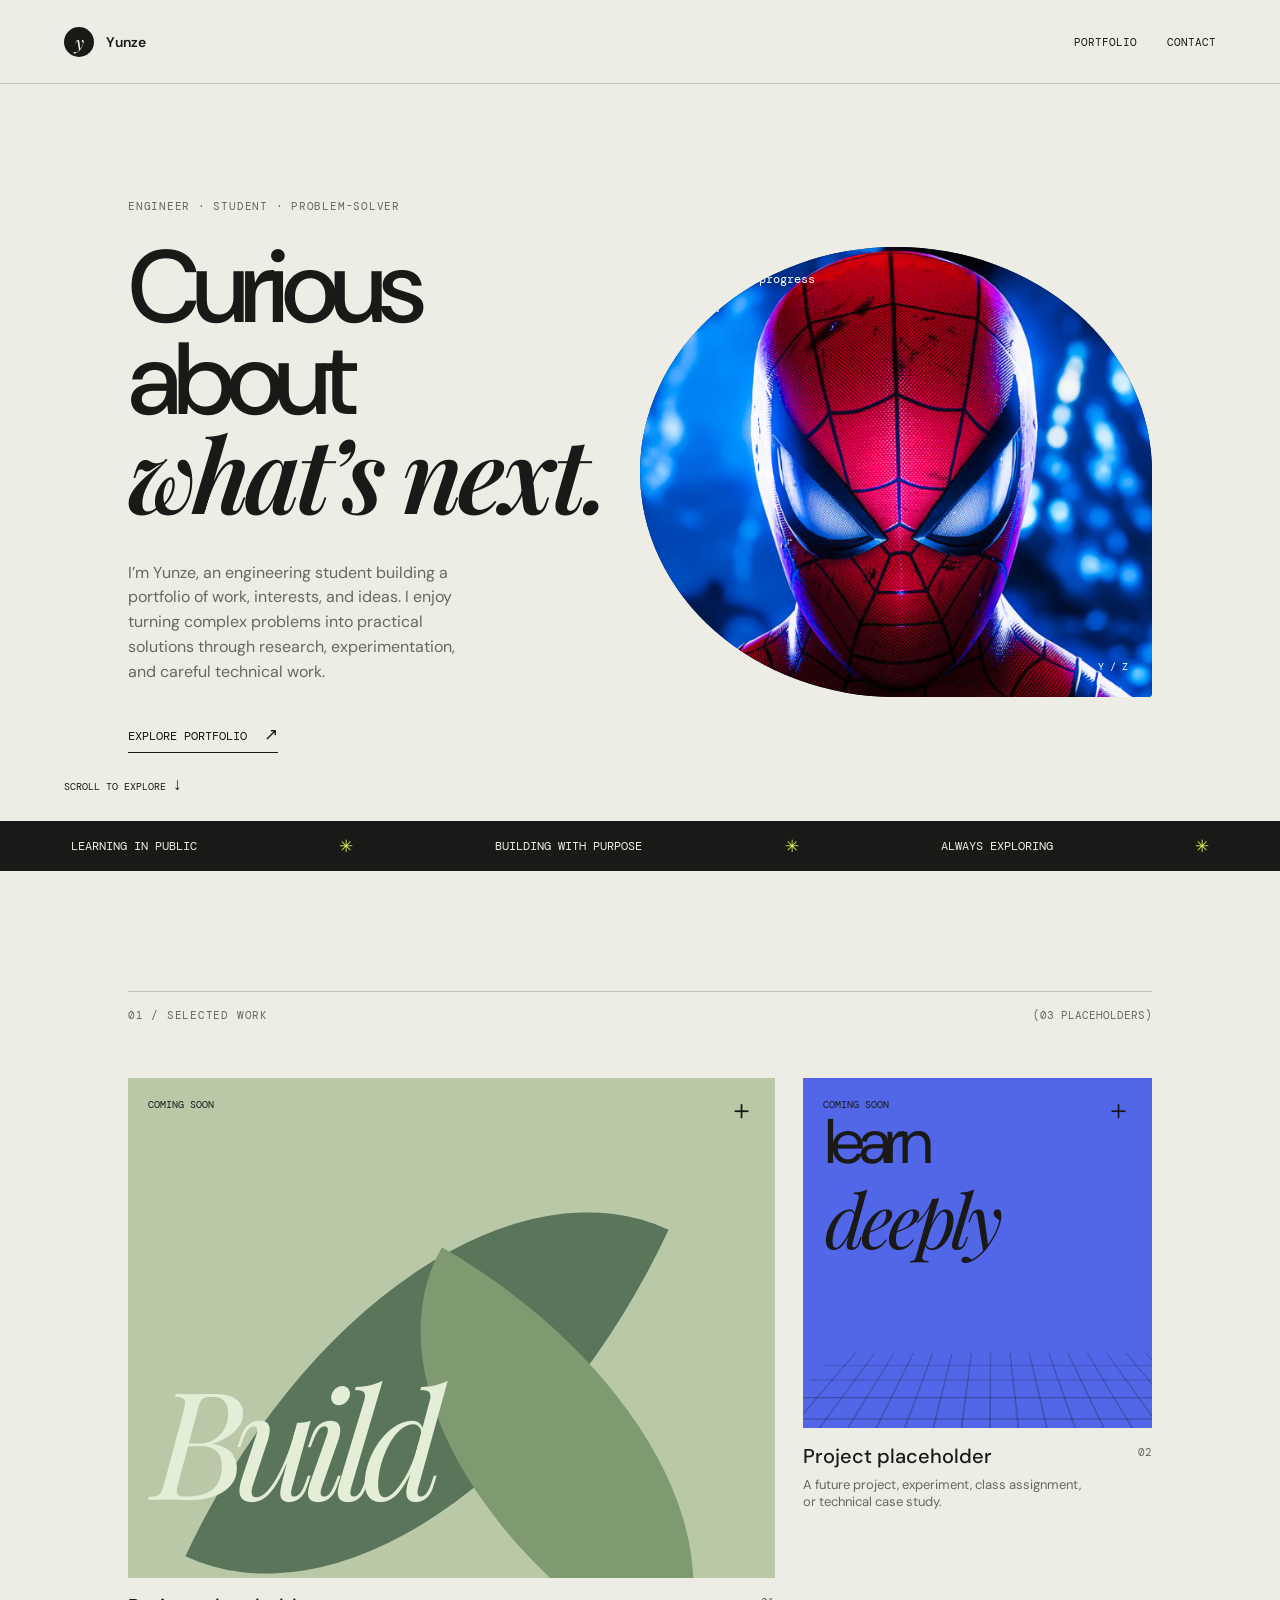
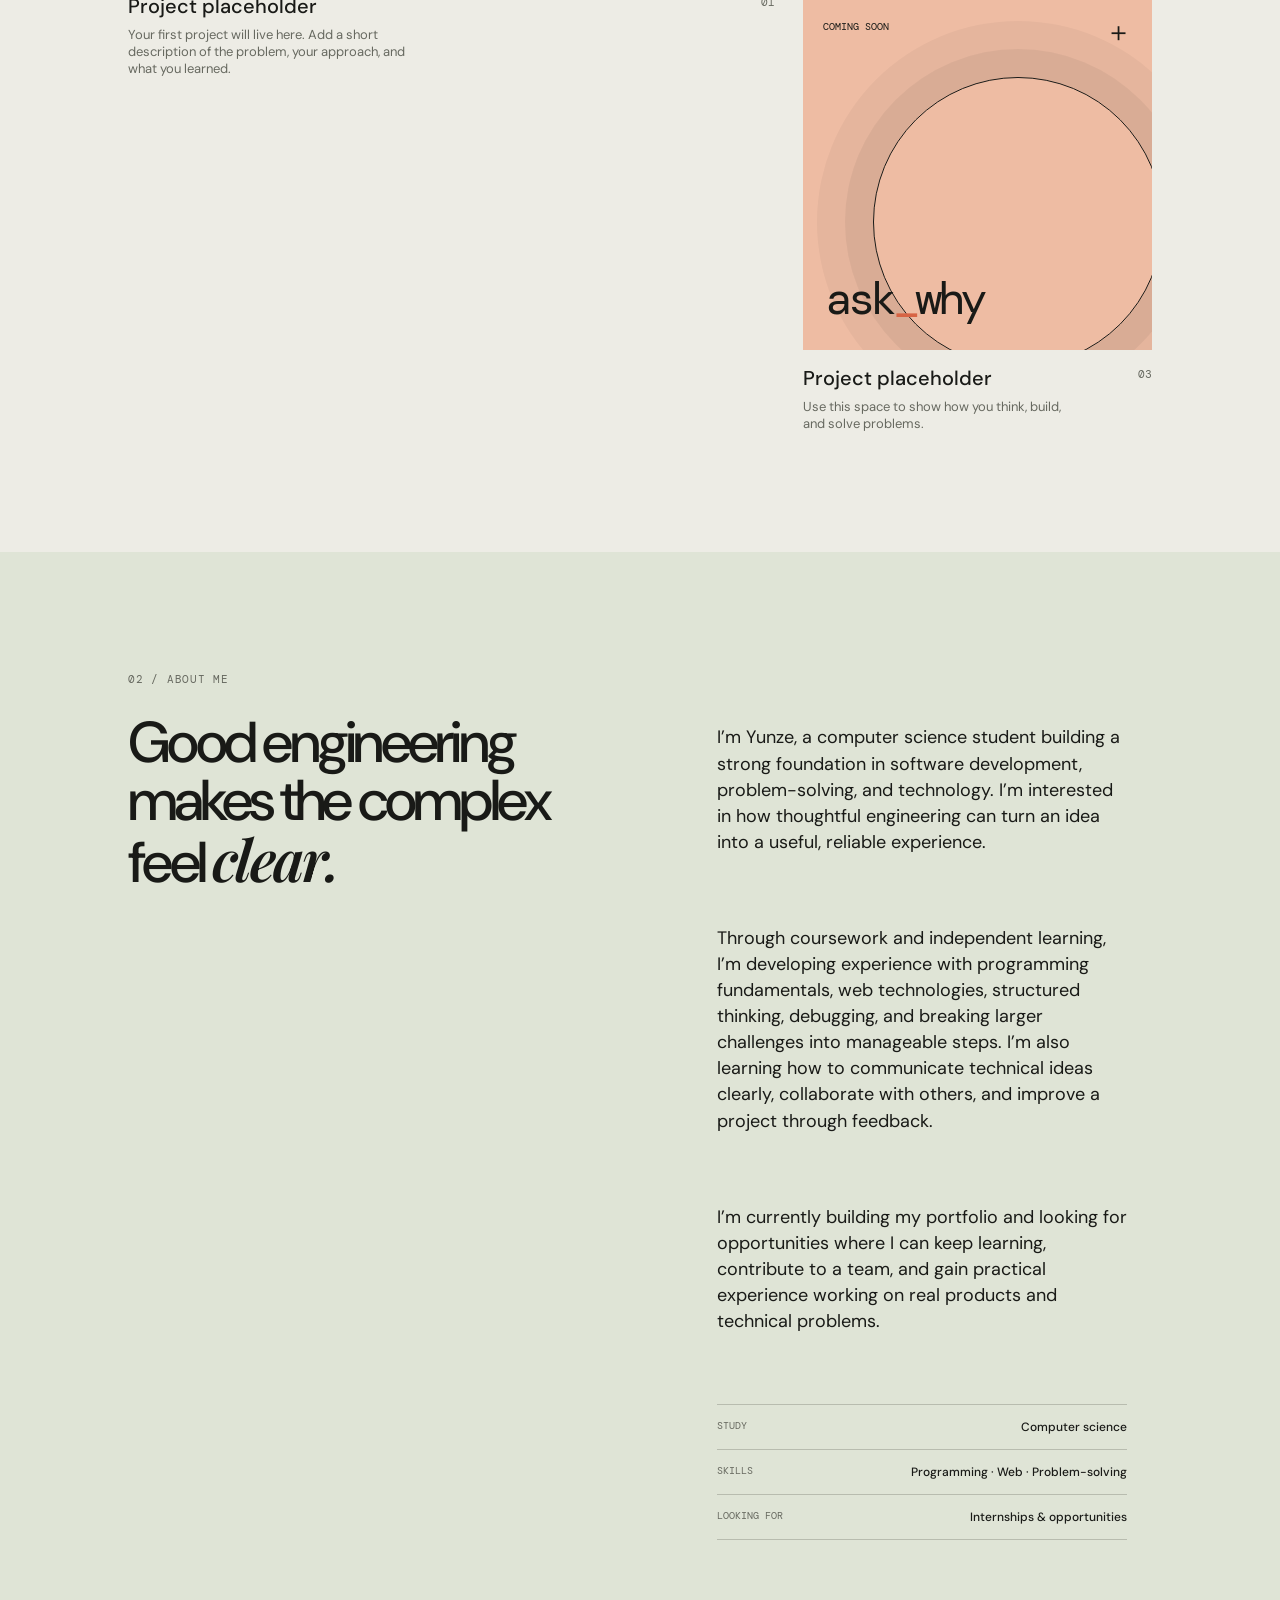
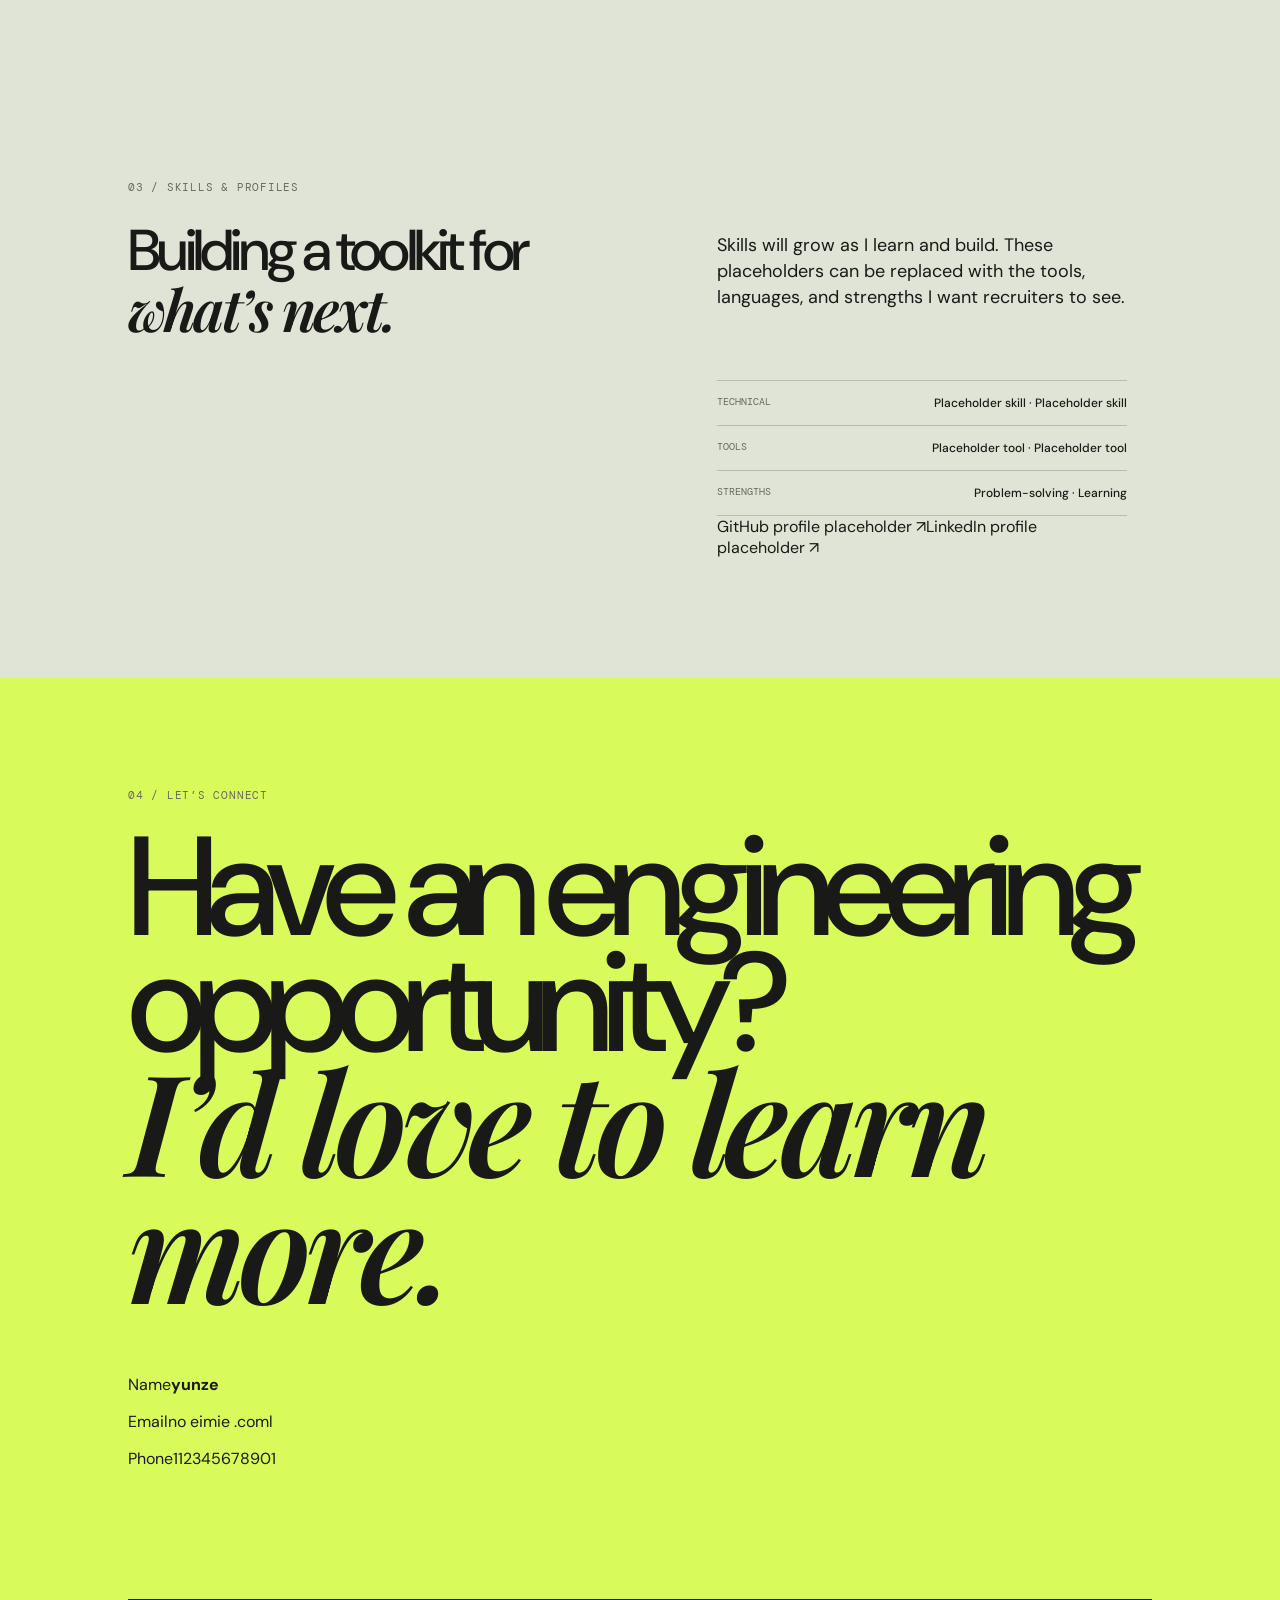
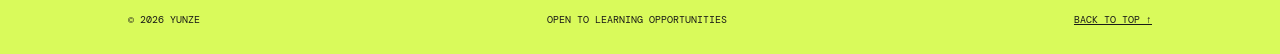
<file: index.html>
<!doctype html>
<html lang="en">
<head>
  <meta charset="UTF-8">
  <meta name="viewport" content="width=device-width, initial-scale=1">
  <meta name="description" content="Yunze is an engineering student building a portfolio of work, interests, and ideas.">
  <title>Yunze — Engineering Student</title>
  <link rel="preconnect" href="https://fonts.googleapis.com">
  <link rel="preconnect" href="https://fonts.gstatic.com" crossorigin>
  <link href="https://fonts.googleapis.com/css2?family=DM+Mono&family=DM+Sans:wght@400;500;600&family=Playfair+Display:ital,wght@0,500;1,500;1,600&display=swap" rel="stylesheet">
  <link rel="stylesheet" href="stylesheet.css">
  <link rel="stylesheet" href="profile.css">
</head>
<body>
  <header class="site-header">
    <a class="brand" href="#top" aria-label="Yunze home"><span class="brand-mark">y</span><span>Yunze</span></a>
    <nav class="nav" aria-label="Main navigation"><a href="#portfolio">Portfolio</a><a href="#contact">Contact</a></nav>
  </header>

  <main id="top">
    <section class="page-grid hero">
      <div class="hero-copy">
        <p class="eyebrow reveal">Engineer · Student · Problem-solver</p>
        <h1 class="reveal">Curious about<br><em>what’s next.</em></h1>
        <p class="intro reveal">I’m Yunze, an engineering student building a portfolio of work, interests, and ideas. I enjoy turning complex problems into practical solutions through research, experimentation, and careful technical work.</p>
        <a class="text-link reveal" href="#portfolio">Explore portfolio <span>↗</span></a>
      </div>
      <div class="hero-art profile-art reveal"><img src="profile-photo.png" alt="Yunze's profile image"><div class="profile-overlay"><span>Portfolio in progress</span><strong>Y—01</strong></div><span class="art-index">Y / Z</span></div>
      <div class="scroll-note">Scroll to explore <span>↓</span></div>
    </section>

    <div class="ticker" aria-hidden="true"><div class="ticker-track"><span>Learning in public</span><i>✳</i><span>Building with purpose</span><i>✳</i><span>Always exploring</span><i>✳</i></div></div>

    <section id="portfolio" class="portfolio">
    <section id="work" class="section-shell">
      <div class="section-heading"><p class="eyebrow">01 / Selected work</p><span class="section-count">(03 placeholders)</span></div>
      <div class="projects">
        <article class="project project-large"><div class="project-visual visual-sage"><span class="project-tag">Coming soon</span><span class="project-symbol">＋</span><span class="leaf leaf-a"></span><span class="leaf leaf-b"></span><span class="project-word">Build</span></div><div class="project-meta"><h2>Project placeholder</h2><p>Your first project will live here. Add a short description of the problem, your approach, and what you learned.</p><span class="year">01</span></div></article>
        <article class="project project-side"><div class="project-visual visual-cobalt"><span class="project-tag">Coming soon</span><span class="project-symbol">＋</span><span class="cobalt-type">learn<br><em>deeply</em></span><span class="grid-lines"></span></div><div class="project-meta"><h2>Project placeholder</h2><p>A future project, experiment, class assignment, or technical case study.</p><span class="year">02</span></div></article>
        <article class="project project-side"><div class="project-visual visual-peach"><span class="project-tag">Coming soon</span><span class="project-symbol">＋</span><span class="peach-orbit"></span><span class="orbit-type">ask<span>_</span>why</span></div><div class="project-meta"><h2>Project placeholder</h2><p>Use this space to show how you think, build, and solve problems.</p><span class="year">03</span></div></article>
      </div>
    </section>

    <section id="about" class="about section-shell"><div><p class="eyebrow">02 / About me</p><h2>Good engineering makes the complex feel <em>clear.</em></h2></div><div class="about-detail"><p>I’m Yunze, a computer science student building a strong foundation in software development, problem-solving, and technology. I’m interested in how thoughtful engineering can turn an idea into a useful, reliable experience.</p><p>Through coursework and independent learning, I’m developing experience with programming fundamentals, web technologies, structured thinking, debugging, and breaking larger challenges into manageable steps. I’m also learning how to communicate technical ideas clearly, collaborate with others, and improve a project through feedback.</p><p>I’m currently building my portfolio and looking for opportunities where I can keep learning, contribute to a team, and gain practical experience working on real products and technical problems.</p><div class="details-list"><div><span>Study</span><strong>Computer science</strong></div><div><span>Skills</span><strong>Programming · Web · Problem-solving</strong></div><div><span>Looking for</span><strong>Internships & opportunities</strong></div></div></div></section>

    <section id="skills" class="about section-shell skills-placeholder"><div><p class="eyebrow">03 / Skills & profiles</p><h2>Building a toolkit for <em>what’s next.</em></h2></div><div class="about-detail"><p>Skills will grow as I learn and build. These placeholders can be replaced with the tools, languages, and strengths I want recruiters to see.</p><div class="details-list"><div><span>Technical</span><strong>Placeholder skill · Placeholder skill</strong></div><div><span>Tools</span><strong>Placeholder tool · Placeholder tool</strong></div><div><span>Strengths</span><strong>Problem-solving · Learning</strong></div></div><div class="profile-links"><a href="#">GitHub profile placeholder ↗</a><a href="#">LinkedIn profile placeholder ↗</a></div></div></section>
    </section>

    <section id="contact" class="contact"><div class="contact-inner"><p class="eyebrow">04 / Let’s connect</p><h2>Have an engineering opportunity?<br><em>I’d love to learn more.</em></h2><div class="contact-details"><p><span>Name</span><strong>yunze</strong></p><p><span>Email</span><a href="mailto:no eimie .coml">no eimie .coml</a></p><p><span>Phone</span><a href="tel:112345678901">112345678901</a></p></div><div class="contact-footer"><span>© 2026 Yunze</span><span>Open to learning opportunities</span><a href="#top">Back to top ↑</a></div></div></section>
  </main>
</body>
</html>
</file>
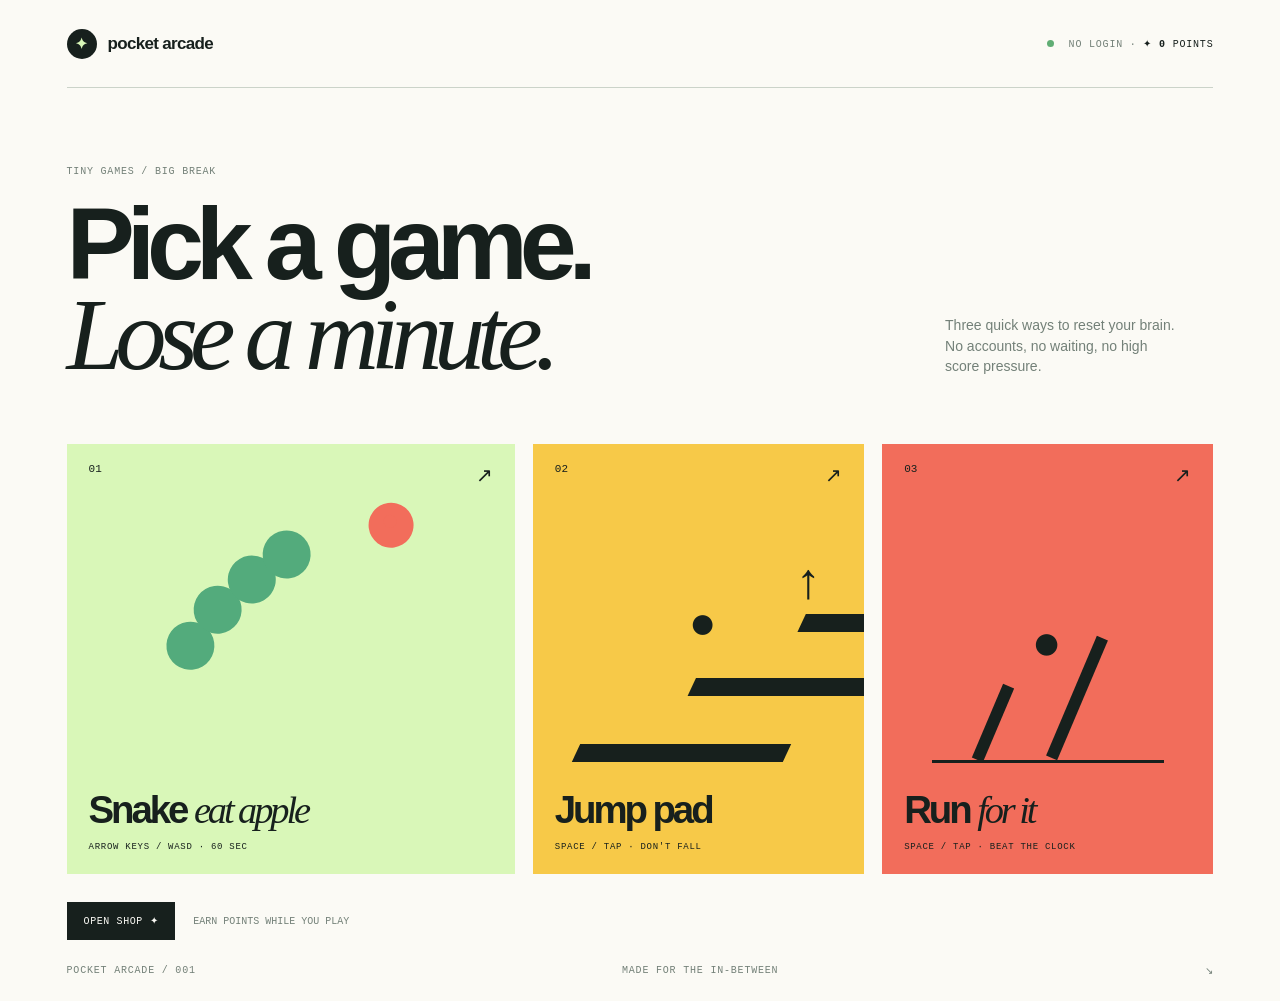
<file: pocket-arcade/index.html>
<!doctype html>
<html lang="en">
<head>
  <meta charset="UTF-8"><meta name="viewport" content="width=device-width, initial-scale=1">
  <meta name="description" content="Pocket Arcade — quick, no-login games for a little break."><title>Pocket Arcade — Quick games</title>
  <link rel="stylesheet" href="stylesheet.css">
</head>
<body>
<div class="app-shell">
<header class="topbar"><a class="logo" href="#menu"><span class="logo-mark">✦</span><span>pocket arcade</span></a><div class="top-status"><span class="status-dot"></span> no login · <span class="points-chip">✦ <b id="pointsTop">0</b> points</span></div></header>
<main>
<section id="menu" class="screen menu-screen"><div class="intro-row"><div><p class="kicker">tiny games / big break</p><h1>Pick a game.<br><em>Lose a minute.</em></h1></div><p class="intro-copy">Three quick ways to reset your brain. No accounts, no waiting, no high score pressure.</p></div>
<div class="game-grid">
<button class="game-card snake-card" data-game="snake"><span class="card-number">01</span><span class="card-arrow">↗</span><span class="snake-art" aria-hidden="true"><i></i><i></i><i></i><i></i><b>●</b></span><span class="card-info"><strong>Snake <em>eat apple</em></strong><small>ARROW KEYS / WASD · 60 SEC</small></span></button>
<button class="game-card jump-card" data-game="jump"><span class="card-number">02</span><span class="card-arrow">↗</span><span class="jump-art" aria-hidden="true"><i></i><b>●</b><span>↑</span></span><span class="card-info"><strong>Jump pad</strong><small>SPACE / TAP · DON'T FALL</small></span></button>
<button class="game-card run-card" data-game="run"><span class="card-number">03</span><span class="card-arrow">↗</span><span class="run-art" aria-hidden="true"><i></i><i></i><b>●</b></span><span class="card-info"><strong>Run <em>for it</em></strong><small>SPACE / TAP · BEAT THE CLOCK</small></span></button>
</div><div class="shop-link-row"><button class="control-button" id="shopButton">open shop ✦</button><span>earn points while you play</span></div><footer class="menu-footer"><span>POCKET ARCADE / 001</span><span>MADE FOR THE IN-BETWEEN</span><span>↘</span></footer></section>
<section id="shop" class="shop-screen hidden"><div class="shop-header"><div><p class="kicker">pocket arcade shop</p><p class="shop-balance">YOU HAVE <strong id="shopPoints">0</strong> POINTS</p><h2>Spend your<br><em>points.</em></h2></div><button class="back-button" id="shopBack">← back to games</button></div><div class="shop-card"><div class="retro-preview">ARCADE<br><span>84</span></div><div><p class="kicker">01 / style pack</p><h3>Super retro</h3><p>Turn the arcade into a pixel-inspired neon mode.</p><button class="control-button" id="retroBuy">buy for 1000 pts</button><p class="shop-status" id="shopStatus"></p></div></div><div class="shop-card normal-card"><div class="normal-preview">✦<br><span>ORIGINAL</span></div><div><p class="kicker">02 / style pack</p><h3>Normal</h3><p>Restore the original Pocket Arcade style.</p><button class="control-button" id="normalBuy">choose for 0 pts</button><p class="shop-status" id="normalStatus"></p></div></div><div class="shop-card boost-card"><div class="boost-preview">✦2</div><div><p class="kicker">03 / power-up</p><h3>Double points</h3><p>Double every point earned for 60 seconds.</p><button class="control-button" id="boostBuy">buy for 1000 pts</button><p class="shop-status" id="boostStatus"></p></div></div></section>
<section id="game" class="screen game-screen hidden" aria-live="polite"><div class="game-top"><button class="back-button" id="backButton" aria-label="Back to game menu">← back to menu</button><p class="kicker" id="gameKicker">01 / snake</p><span class="timer" id="timer">00:60</span></div><div class="game-heading"><h2 id="gameTitle">Snake <em>eat apple</em></h2><p id="gameHint">Use arrow keys or WASD to move.</p></div><div class="board-wrap"><canvas id="gameCanvas" width="720" height="430"></canvas><div class="pause-badge hidden" id="pauseBadge">PAUSED<br><small>press SPACE or resume</small></div><div class="game-message hidden" id="gameMessage"><span id="messageLabel">GAME OVER</span><strong id="messageScore">0 pts</strong></div></div><div class="game-controls"><span id="scoreLabel">SCORE <b id="score">0</b></span><span id="highScoreLabel">HIGH SCORE <b id="highScore">0</b></span><span id="boostTimer">extra points: inactive</span><span id="controlLabel">ARROWS / WASD TO MOVE</span><button class="control-button" id="actionButton">start game ↗</button><button class="control-button" id="pauseButton">pause · space</button><button class="control-button" id="useBoostButton">use extra coins (0)</button><button class="control-button more-games" id="moreGames">more games ↗</button></div><div class="touch-controls" id="touchControls"><button data-dir="up">↑</button><div><button data-dir="left">←</button><button data-dir="down">↓</button><button data-dir="right">→</button></div></div></section>
</main></div>
<script>
const menu=document.querySelector('.menu-screen'),shop=document.querySelector('#shop'),game=document.querySelector('.game-screen'),canvas=document.querySelector('#gameCanvas'),ctx=canvas.getContext('2d'),title=document.querySelector('#gameTitle'),kicker=document.querySelector('#gameKicker'),hint=document.querySelector('#gameHint'),timerEl=document.querySelector('#timer'),scoreEl=document.querySelector('#score'),highScoreEl=document.querySelector('#highScore'),pointsTop=document.querySelector('#pointsTop'),shopPoints=document.querySelector('#shopPoints'),message=document.querySelector('#gameMessage'),messageLabel=document.querySelector('#messageLabel'),messageScore=document.querySelector('#messageScore'),action=document.querySelector('#actionButton'),pauseButton=document.querySelector('#pauseButton'),pauseBadge=document.querySelector('#pauseBadge'),retroBuy=document.querySelector('#retroBuy'),shopStatus=document.querySelector('#shopStatus'),normalBuy=document.querySelector('#normalBuy'),normalStatus=document.querySelector('#normalStatus');let current='',running=false,paused=false,animation,started=false,score=0,lastPointScore=0,points=Number(localStorage.getItem('pocketArcadePoints')||0),highScore=Number(localStorage.getItem('pocketArcadeHighScore')||0),time=60,last=0,player={},obstacles=[],snake=[],apple={},direction={x:1,y:0},nextDirection={x:1,y:0},snakeTick=0,keys={left:false,right:false};highScoreEl.textContent=highScore;pointsTop.textContent=points;shopPoints.textContent=points;if(localStorage.getItem('pocketArcadeRetro')==='true')document.body.classList.add('retro-mode');
function savePoints(){localStorage.setItem('pocketArcadePoints',points);pointsTop.textContent=points;shopPoints.textContent=points}function awardPoints(){const earned=Math.max(0,Math.floor(score-lastPointScore));if(earned){points+=earned;lastPointScore=score;savePoints()}}function showMenu(){running=false;paused=false;cancelAnimationFrame(animation);shop.classList.add('hidden');game.classList.add('hidden');menu.classList.remove('hidden')}function showShop(){running=false;cancelAnimationFrame(animation);menu.classList.add('hidden');game.classList.add('hidden');shop.classList.remove('hidden');updateShop()}function updateShop(){const unlocked=localStorage.getItem('pocketArcadeRetroUnlocked')==='true',retroActive=localStorage.getItem('pocketArcadeRetro')==='true';retroBuy.textContent=unlocked?(retroActive?'retro style active':'choose retro style'):'buy for 1000 pts';retroBuy.disabled=false;normalStatus.textContent=retroActive?'choose to restore original style':'original style active';shopPoints.textContent=points;shopStatus.textContent=unlocked?'retro style unlocked · choose anytime':points+' points available'}
const C={ink:'#17201d',mint:'#d9f7b8',coral:'#f26d5b',yellow:'#f7c948',paper:'#fbfaf5'};
function openGame(kind){current=kind;menu.classList.add('hidden');game.classList.remove('hidden');message.classList.add('hidden');started=false;score=0;time=60;scoreEl.textContent=0;timerEl.textContent=(kind==='snake'||kind==='jump'||kind==='run')?'∞':'00:60';action.textContent='start game ↗';canvas.width=Math.min(720,Math.max(300,canvas.parentElement.clientWidth));canvas.height=430;if(kind==='snake'){title.innerHTML='Snake <em>eat apple</em>';kicker.textContent='01 / snake';hint.textContent='Use arrow keys or WASD to move.'}if(kind==='jump'){title.innerHTML='Jump <em>higher</em>';kicker.textContent='02 / jump pad';hint.textContent='Move left and right. Keep moving in the air, land on pads, and climb as high as you can.'}if(kind==='run'){title.innerHTML='Run <em>for it</em>';kicker.textContent='03 / run';hint.textContent='Jump over the spikes and keep moving.'}draw()}
function start(){if(running)return;started=true;paused=false;running=true;pauseBadge.classList.add('hidden');pauseButton.textContent='pause · space';message.classList.add('hidden');action.textContent='start game ↗';last=performance.now();if(current==='snake')initSnake();if(current==='jump')initJump();if(current==='run')initRun();requestAnimationFrame(loop)}function togglePause(){if(!started||!running)return;paused=!paused;pauseBadge.classList.toggle('hidden',!paused);pauseButton.textContent=paused?'resume · space':'pause · space';last=performance.now()}function loop(now){if(!running)return;const dt=Math.min((now-last)/1000,.04);last=now;if(!paused){update(dt);draw()}animation=requestAnimationFrame(loop)}function end(label='GAME OVER'){running=false;paused=false;pauseBadge.classList.add('hidden');cancelAnimationFrame(animation);messageLabel.textContent=label;messageScore.textContent=Math.floor(score)+' pts';message.classList.remove('hidden');action.textContent='start game ↗'}
function initSnake(){snake=[{x:8,y:7},{x:7,y:7},{x:6,y:7}];direction={x:1,y:0};nextDirection=direction;placeApple()}function placeApple(){apple={x:Math.floor(Math.random()*18)+1,y:Math.floor(Math.random()*10)+1}}function initJump(){player={x:canvas.width/2-12,y:335,vy:-540,vx:0};obstacles=[{x:canvas.width/2-55,y:385,w:110,h:14},{x:90,y:315,w:100,h:14},{x:330,y:245,w:100,h:14,boost:true},{x:150,y:175,w:100,h:14},{x:430,y:105,w:100,h:14}]}function initRun(){player={x:80,y:350,vy:0,onPlatform:false};obstacles=[];score=0;const x=420;for(let i=0;i<4;i++)obstacles.push({x:x+i*29,y:350,w:26,h:64,hazard:'red'});obstacles.push({x:x,y:286,w:113,h:14,platform:true})}function update(dt){if(current==='snake')updateSnake(dt);if(current==='jump')updateJump(dt);if(current==='run')updateRun(dt);scoreEl.textContent=Math.floor(score);awardPoints();if(score>highScore){highScore=Math.floor(score);highScoreEl.textContent=highScore;localStorage.setItem('pocketArcadeHighScore',highScore)}}
function updateSnake(dt){snakeTick+=dt;if(snakeTick<.2)return;snakeTick=0;direction=nextDirection;const head={x:snake[0].x+direction.x,y:snake[0].y+direction.y};if(head.x<0||head.x>19||head.y<0||head.y>11||snake.some(s=>s.x===head.x&&s.y===head.y)){end();return}snake.unshift(head);if(head.x===apple.x&&head.y===apple.y){score+=10;placeApple()}else snake.pop()}function jump(){if(current==='jump'&&player.vy===0)player.vy=-540;else if(current!=='snake'&&player.y>=350)player.vy=-520}function updateJump(dt){player.vy+=1050*dt;player.y+=player.vy*dt;const horizontal=(keys.left?-220:0)+(keys.right?220:0);player.x+=horizontal*dt;if(player.x<0)player.x=0;if(player.x>canvas.width-28)player.x=canvas.width-28;if(player.vy>0){const oldBottom=player.y+34-dt*player.vy;obstacles.forEach(o=>{if(player.x+22>o.x&&player.x<o.x+o.w&&player.y+34>=o.y&&oldBottom<=o.y){player.y=o.y-34;player.vy=o.boost?-720:-540;score=Math.max(score,Math.floor((385-o.y)/2));if(o.crumble)o.used=true}})}if(player.y<145){const shift=145-player.y;player.y=145;obstacles.forEach(o=>o.y+=shift);score+=shift/2}obstacles=obstacles.filter(o=>o.y<canvas.height+20&&!o.used);while(obstacles.length<7){const top=Math.min(...obstacles.map(o=>o.y));obstacles.push({x:Math.random()*(canvas.width-110),y:top-55-Math.random()*20,w:90+Math.random()*30,h:14,boost:Math.random()<.03,crumble:score>=5000&&Math.random()<Math.min(.8,.35+score/300)})}if(player.y>canvas.height+20)end('INTO THE VOID')}function updateRun(dt){player.vy+=1200*dt;player.y+=player.vy*dt;if(player.y>350){player.y=350;player.vy=0}if(Math.random()<dt*1.7)obstacles.push({x:canvas.width+20,y:370,w:24+Math.random()*22,h:30+Math.random()*35});obstacles.forEach(o=>o.x-=250*dt);obstacles=obstacles.filter(o=>o.x>-60);score+=dt*2;if(obstacles.some(o=>player.x+22>o.x&&player.x<o.x+o.w&&player.y+30>o.y))end()}
function draw(){ctx.clearRect(0,0,canvas.width,canvas.height);ctx.fillStyle=C.paper;ctx.fillRect(0,0,canvas.width,canvas.height);ctx.strokeStyle='rgba(23,32,29,.08)';for(let x=0;x<canvas.width;x+=36){ctx.beginPath();ctx.moveTo(x,0);ctx.lineTo(x,canvas.height);ctx.stroke()}for(let y=0;y<canvas.height;y+=36){ctx.beginPath();ctx.moveTo(0,y);ctx.lineTo(canvas.width,y);ctx.stroke()}if(current==='snake')drawSnake();if(current==='jump')drawJump();if(current==='run')drawRun()}function drawSnake(){const size=Math.min(canvas.width/20,canvas.height/12);ctx.fillStyle=C.paper;ctx.fillRect(0,0,canvas.width,canvas.height);ctx.strokeStyle='rgba(23,32,29,.08)';for(let x=0;x<canvas.width;x+=size){ctx.beginPath();ctx.moveTo(x,0);ctx.lineTo(x,canvas.height);ctx.stroke()}for(let y=0;y<canvas.height;y+=size){ctx.beginPath();ctx.moveTo(0,y);ctx.lineTo(canvas.width,y);ctx.stroke()}ctx.fillStyle=C.coral;ctx.beginPath();ctx.arc((apple.x+.5)*size,(apple.y+.5)*size,size*.35,0,Math.PI*2);ctx.fill();snake.forEach((s,i)=>{ctx.fillStyle=i?'#50a97b':C.ink;ctx.fillRect(s.x*size+3,s.y*size+3,size-6,size-6)})}function drawJump(){ctx.fillStyle='rgba(247,201,72,.2)';ctx.fillRect(0,0,canvas.width,canvas.height);obstacles.forEach(o=>{ctx.fillStyle=o.boost?'#168bd1':o.crumble?'#b87945':C.ink;ctx.fillRect(o.x,o.y,o.w,o.h);ctx.fillStyle=o.boost?'#e1f5ff':o.crumble?'#f4c99c':C.yellow;ctx.fillRect(o.x+8,o.y-5,o.w-16,5);if(o.boost){ctx.fillStyle='#ffffff';ctx.font='bold 12px Arial';ctx.fillText('↑',o.x+o.w/2-4,o.y-7)}if(o.crumble){ctx.strokeStyle='#6b3f25';ctx.beginPath();ctx.moveTo(o.x+20,o.y);ctx.lineTo(o.x+35,o.y+o.h);ctx.moveTo(o.x+65,o.y);ctx.lineTo(o.x+52,o.y+o.h);ctx.stroke()}});drawPlayer()}function drawRun(){ctx.fillStyle=C.ink;ctx.fillRect(0,380,canvas.width,4);obstacles.forEach(o=>{ctx.fillStyle=C.ink;ctx.fillRect(o.x,o.y,o.w,o.h)});drawPlayer()}function drawPlayer(){ctx.fillStyle=C.coral;ctx.beginPath();ctx.arc(player.x+14,player.y+8,9,0,Math.PI*2);ctx.fill();ctx.fillRect(player.x+6,player.y+16,16,18)}
function setDirection(dir){const map={up:{x:0,y:-1},down:{x:0,y:1},left:{x:-1,y:0},right:{x:1,y:0}};const d=map[dir];if(current==='snake'&&!(d.x===-direction.x&&d.y===-direction.y))nextDirection=d;else if(current==='jump'){if(dir==='left')keys.left=true;if(dir==='right')keys.right=true;if(dir==='up')jump()}else if(dir==='up')jump()}document.querySelectorAll('[data-game]').forEach(b=>b.addEventListener('click',()=>openGame(b.dataset.game)));function showMenu(){running=false;paused=false;cancelAnimationFrame(animation);game.classList.add('hidden');menu.classList.remove('hidden')}document.querySelector('#backButton').addEventListener('click',showMenu);document.querySelector('#moreGames').addEventListener('click',showMenu);action.addEventListener('click',start);pauseButton.addEventListener('click',togglePause);document.querySelectorAll('[data-dir]').forEach(b=>b.addEventListener('click',()=>{if(!started)start();setDirection(b.dataset.dir)}));window.addEventListener('keydown',e=>{if(e.code==='Space'&&started){e.preventDefault();togglePause();return}const map={ArrowUp:'up',ArrowDown:'down',ArrowLeft:'left',ArrowRight:'right',w:'up',s:'down',a:'left',d:'right'};if(map[e.key]){e.preventDefault();if(!started)start();setDirection(map[e.key])}});window.addEventListener('keyup',e=>{if(e.key==='ArrowLeft'||e.key==='a')keys.left=false;if(e.key==='ArrowRight'||e.key==='d')keys.right=false});window.addEventListener('resize',()=>{if(!game.classList.contains('hidden')){canvas.width=Math.min(720,Math.max(300,canvas.parentElement.clientWidth));draw()}});
function jump(){if(current==='jump'&&player.vy===0){player.vy=-540;score+=20}else if(current==='run'&&(player.y>=350||player.onPlatform)){player.vy=-520;player.onPlatform=false}}
function initRun(){player={x:80,y:350,vy:0,onPlatform:false};obstacles=[];score=0;const x=420;for(let i=0;i<4;i++)obstacles.push({x:x+i*29,y:350,w:26,h:64,hazard:'red'});obstacles.push({x:x,y:286,w:113,h:14,platform:true})}
function updateRun(dt){const oldBottom=player.y+28;player.onPlatform=false;player.vy+=1200*dt;player.y+=player.vy*dt;if(player.y>350){player.y=350;player.vy=0;player.onPlatform=true}const speed=score>=1000?650:score>=100?380:250;const spawnRate=score>=1000?1.7:score>=100?1.5:1.35;const gap=score>=1000?220:190;const lastSpike=obstacles[obstacles.length-1];if(Math.random()<dt*spawnRate&&(!lastSpike||lastSpike.x<canvas.width-gap)){const cluster=Math.random()<.28?4:1;let x=canvas.width+20;let clusterWidth=0;for(let i=0;i<cluster;i++){const spike={x,y:350,w:26,h:64,hazard:'red'};obstacles.push(spike);x+=spike.w+3;clusterWidth+=spike.w+3}if(cluster===4)obstacles.push({x:canvas.width+20,y:286,w:clusterWidth-3,h:14,platform:true})}obstacles.forEach(o=>o.x-=speed*dt);obstacles.forEach(o=>{if(o.platform&&player.vy>0&&player.x+22>o.x&&player.x<o.x+o.w&&oldBottom<=o.y&&player.y+28>=o.y){player.y=o.y-28;player.vy=0;player.onPlatform=true}});obstacles=obstacles.filter(o=>o.x>-60&&(!o.safe||o.platform));score+=dt*2;if(score>=1500){score=1500;scoreEl.textContent=score;end('YOU FINISHED THE COURSE!');return}if(obstacles.some(o=>o.hazard==='red'&&player.x+22>o.x&&player.x<o.x+o.w&&player.y+28>o.y))end('SPIKED')}
function drawRun(){ctx.fillStyle=C.paper;ctx.fillRect(0,0,canvas.width,canvas.height);ctx.fillStyle=C.ink;ctx.fillRect(0,380,canvas.width,4);obstacles.forEach(o=>{if(o.platform){ctx.fillStyle=C.ink;ctx.fillRect(o.x,o.y,o.w,o.h);return}ctx.fillStyle=C.coral;ctx.beginPath();ctx.moveTo(o.x,o.y+o.h);ctx.lineTo(o.x+o.w/2,o.y);ctx.lineTo(o.x+o.w,o.y+o.h);ctx.closePath();ctx.fill()});ctx.fillStyle=C.ink;ctx.beginPath();ctx.arc(player.x+14,player.y+17,14,0,Math.PI*2);ctx.fill()}
retroBuy.addEventListener('click',()=>{const unlocked=localStorage.getItem('pocketArcadeRetroUnlocked')==='true';if(!unlocked){if(points<1000){shopStatus.textContent='need 1000 points to unlock';return}points-=1000;savePoints();localStorage.setItem('pocketArcadeRetroUnlocked','true')}localStorage.setItem('pocketArcadeRetro','true');document.body.classList.add('retro-mode');updateShop()});normalBuy.addEventListener('click',()=>{localStorage.setItem('pocketArcadeRetro','false');document.body.classList.remove('retro-mode');updateShop()});document.querySelector('#shopButton').addEventListener('click',showShop);document.querySelector('#shopBack').addEventListener('click',showMenu);document.querySelector('#shopBack').addEventListener('click',()=>{shop.classList.add('hidden');menu.classList.remove('hidden')});
function updateSnake(dt){snakeTick+=dt;if(snakeTick<.2)return;snakeTick=0;direction=nextDirection;const head={x:snake[0].x+direction.x,y:snake[0].y+direction.y};if(head.x<0||head.x>19||head.y<0||head.y>11||snake.some(s=>s.x===head.x&&s.y===head.y)){end();return}snake.unshift(head);if(head.x===apple.x&&head.y===apple.y){score+=100;placeApple()}else snake.pop()}
const boostBuy=document.querySelector('#boostBuy'),boostStatus=document.querySelector('#boostStatus'),useBoostButton=document.querySelector('#useBoostButton');function updateBoostButton(){const uses=Number(localStorage.getItem('pocketArcadeExtraCoinUses')||0),remaining=Math.max(0,Number(localStorage.getItem('pocketArcadeDoublePointsUntil')||0)-Date.now()),active=remaining>0;useBoostButton.textContent='use extra coins ('+uses+')';useBoostButton.disabled=uses<1||active;document.querySelector('#boostTimer').textContent=active?'double points: '+Math.ceil(remaining/1000)+'s remaining':'extra points: inactive'}function awardPoints(){const earned=Math.max(0,Math.floor(score-lastPointScore));if(earned){const boostUntil=Number(localStorage.getItem('pocketArcadeDoublePointsUntil')||0),multiplier=Date.now()<boostUntil?2:1;points+=earned*multiplier;lastPointScore=score;savePoints()}}const freshBoostBuy=boostBuy.cloneNode(true);boostBuy.replaceWith(freshBoostBuy);freshBoostBuy.addEventListener('click',()=>{if(points<1000){boostStatus.textContent='need 1000 points to buy a use';return}points-=1000;localStorage.setItem('pocketArcadeExtraCoinUses',Number(localStorage.getItem('pocketArcadeExtraCoinUses')||0)+1);savePoints();boostStatus.textContent='buying successful';setTimeout(()=>{boostStatus.textContent='extra coin use added'},500);updateBoostButton()});useBoostButton.addEventListener('click',()=>{const uses=Number(localStorage.getItem('pocketArcadeExtraCoinUses')||0);if(uses>0){localStorage.setItem('pocketArcadeExtraCoinUses',uses-1);localStorage.setItem('pocketArcadeDoublePointsUntil',Date.now()+60000);updateBoostButton()}});updateBoostButton();setInterval(updateBoostButton,250);
function updateJump(dt){player.vy+=1050*dt;player.y+=player.vy*dt;player.x+=((keys.left?-220:0)+(keys.right?220:0))*dt;if(player.x<0)player.x=0;if(player.x>canvas.width-28)player.x=canvas.width-28;if(player.vy>0){const oldBottom=player.y+34-dt*player.vy;obstacles.forEach(o=>{if(player.x+22>o.x&&player.x<o.x+o.w&&player.y+34>=o.y&&oldBottom<=o.y){player.y=o.y-34;player.vy=o.boost?-720:-540;score=Math.max(score,Math.floor((385-o.y)/2));if(o.crumble)o.used=true}})}if(player.y<145){const shift=145-player.y;player.y=145;obstacles.forEach(o=>o.y+=shift);score+=shift/2}obstacles=obstacles.filter(o=>o.y<canvas.height+20&&!o.used);while(obstacles.length<7){const top=Math.min(...obstacles.map(o=>o.y));obstacles.push({x:Math.random()*(canvas.width-110),y:top-55-Math.random()*20,w:90+Math.random()*30,h:14,boost:Math.random()<.03,crumble:score>=500&&Math.random()<Math.min(.8,.35+score/300)})}if(player.y>canvas.height+20)end('INTO THE VOID')}
function updateJump(dt){player.vy+=1050*dt;player.y+=player.vy*dt;player.x+=((keys.left?-220:0)+(keys.right?220:0))*dt;if(player.x<0)player.x=0;if(player.x>canvas.width-28)player.x=canvas.width-28;if(player.vy>0){const oldBottom=player.y+34-dt*player.vy;obstacles.forEach(o=>{if(player.x+22>o.x&&player.x<o.x+o.w&&player.y+34>=o.y&&oldBottom<=o.y){player.y=o.y-34;player.vy=o.boost?-720:-540;score=Math.max(score,Math.floor((385-o.y)/2));if(o.crumble)o.used=true}})}if(player.y<145){const shift=145-player.y;player.y=145;obstacles.forEach(o=>o.y+=shift);score+=shift/2}obstacles=obstacles.filter(o=>o.y<canvas.height+20&&!o.used);while(obstacles.length<7){const top=Math.min(...obstacles.map(o=>o.y));obstacles.push({x:Math.random()*(canvas.width-110),y:top-55-Math.random()*20,w:90+Math.random()*30,h:14,boost:Math.random()<.03,crumble:Math.random()<Math.min(.75,.08+score/1200)})}if(player.y>canvas.height+20)end('INTO THE VOID')}
useBoostButton.addEventListener('click',()=>localStorage.setItem('pocketArcadeDoublePointsRemaining','60'));function activeBoostSeconds(){return Number(localStorage.getItem('pocketArcadeDoublePointsRemaining')||0)}function updateBoostButton(){const uses=Number(localStorage.getItem('pocketArcadeExtraCoinUses')||0),remaining=activeBoostSeconds(),active=remaining>0;useBoostButton.textContent='use extra coins ('+uses+')';useBoostButton.disabled=uses<1||active;document.querySelector('#boostTimer').textContent=active?'double points: '+Math.ceil(remaining)+'s remaining':'extra points: inactive'}function awardPoints(){const earned=Math.max(0,Math.floor(score-lastPointScore));if(earned){const timestampActive=Date.now()<Number(localStorage.getItem('pocketArcadeDoublePointsUntil')||0);points+=earned*((activeBoostSeconds()>0||timestampActive)?2:1);lastPointScore=score;savePoints()}}setInterval(()=>{if(running&&!paused&&activeBoostSeconds()>0){localStorage.setItem('pocketArcadeDoublePointsRemaining',Math.max(0,activeBoostSeconds()-.25));updateBoostButton()}},250);updateBoostButton();
function start(){if(running)return;started=true;paused=false;running=true;score=0;lastPointScore=0;scoreEl.textContent='0';pauseBadge.classList.add('hidden');pauseButton.textContent='pause · space';message.classList.add('hidden');action.textContent='start game ↗';last=performance.now();if(current==='snake')initSnake();if(current==='jump')initJump();if(current==='run')initRun();requestAnimationFrame(loop)}
</script></body></html>
</file>
<file: stylesheet.css>
:root{--ink:#191a17;--paper:#edece5;--lime:#d9fa5b;--muted:#676960;--line:rgba(25,26,23,.2);--serif:'Playfair Display',Georgia,serif;--sans:'DM Sans',Arial,sans-serif;--mono:'DM Mono',monospace}*{box-sizing:border-box}html{scroll-behavior:smooth}body{margin:0;background:var(--paper);color:var(--ink);font-family:var(--sans);transition:.35s}a{color:inherit;text-decoration:none}.site-header{height:84px;padding:0 5vw;display:flex;align-items:center;justify-content:space-between;border-bottom:1px solid var(--line)}.brand{display:flex;align-items:center;gap:12px;font-size:14px;font-weight:600}.brand-mark{display:grid;place-items:center;width:30px;height:30px;background:var(--ink);color:var(--paper);border-radius:50%;font:italic 19px var(--serif)}.nav{display:flex;align-items:center;gap:30px;font:11px var(--mono);text-transform:uppercase}.nav a:hover{opacity:.5}.theme-toggle{width:46px;height:25px;border:0;border-radius:20px;background:var(--ink);padding:4px;display:flex;justify-content:flex-end;cursor:pointer}.theme-toggle span{display:block;width:17px;height:17px;background:var(--lime);border-radius:50%}.page-grid{position:relative;display:grid;grid-template-columns:1fr 1fr;min-height:620px;padding:9vw 10vw 6vw;overflow:hidden}.hero-copy{align-self:center;max-width:610px}.eyebrow{font:11px var(--mono);letter-spacing:.07em;text-transform:uppercase;color:var(--muted);margin:0 0 28px}.hero h1{font-size:clamp(56px,8vw,126px);line-height:.9;letter-spacing:-.07em;margin:0 0 36px;font-weight:500}.hero h1 em,.about h2 em,.contact h2 em{font-family:var(--serif);font-weight:600;letter-spacing:-.05em}.intro{font-size:16px;line-height:1.55;max-width:330px;color:var(--muted);margin-bottom:38px}.text-link{font:12px var(--mono);text-transform:uppercase;border-bottom:1px solid var(--ink);padding-bottom:8px}.text-link span{font-size:17px;margin-left:10px}.hero-art{height:450px;position:relative;align-self:center;background:var(--lime);overflow:hidden;border-radius:50% 50% 4px 50%}.orb{position:absolute;border:1px solid var(--ink);border-radius:50%;mix-blend-mode:multiply}.orb-one{width:390px;height:390px;left:-100px;top:70px}.orb-two{width:260px;height:260px;right:-30px;top:-40px;background:var(--paper)}.orb-three{width:190px;height:190px;right:85px;bottom:-40px;background:#d87c64}.art-label{position:absolute;top:32px;left:36px;font:12px var(--mono);line-height:1.4}.art-label strong{font:italic 21px var(--serif)}.art-index{position:absolute;right:24px;bottom:24px;font:10px var(--mono)}.scroll-note{position:absolute;bottom:26px;left:5vw;font:10px var(--mono);text-transform:uppercase}.scroll-note span{font-size:17px}.ticker{overflow:hidden;background:var(--ink);color:var(--paper);padding:14px 0}.ticker-track{display:flex;justify-content:space-around;align-items:center;min-width:850px;animation:marquee 28s linear infinite;font:12px var(--mono);text-transform:uppercase}.ticker i{color:var(--lime);font-style:normal;font-size:17px}@keyframes marquee{to{transform:translateX(-25%)}}.section-shell{padding:120px 10vw}.section-heading{display:flex;justify-content:space-between;border-top:1px solid var(--line);padding-top:16px;margin-bottom:56px}.section-heading .eyebrow,.section-count{margin:0;font:11px var(--mono);text-transform:uppercase}.section-count{color:var(--muted)}.projects{display:grid;grid-template-columns:1.3fr .7fr;gap:90px 28px;align-items:start}.project-large{grid-row:span 2}.project-visual{height:500px;position:relative;overflow:hidden}.project-side .project-visual{height:350px}.visual-sage{background:#b9c9a7}.visual-cobalt{background:#5267e8}.visual-peach{background:#eebca3}.project-tag{position:absolute;top:20px;left:20px;font:10px var(--mono);text-transform:uppercase}.project-symbol{position:absolute;right:20px;top:14px;font-size:27px}.leaf{position:absolute;background:#5b755b;border-radius:100% 0 100% 0;transform:rotate(25deg)}.leaf-a{width:300px;height:500px;left:23%;top:13%}.leaf-b{width:250px;height:410px;left:47%;top:35%;background:#7f9a70;transform:rotate(120deg)}.project-word{position:absolute;bottom:40px;left:25px;font:italic 150px var(--serif);letter-spacing:-.1em;color:#e4eed6}.cobalt-type{position:absolute;top:40px;left:22px;font-size:63px;line-height:.78;letter-spacing:-.08em}.cobalt-type em{font:italic 75px var(--serif)}.grid-lines{position:absolute;bottom:-70px;left:-20px;width:120%;height:180px;background:repeating-linear-gradient(0deg,transparent 0 24px,rgba(0,0,0,.25) 25px 26px),repeating-linear-gradient(90deg,transparent 0 24px,rgba(0,0,0,.25) 25px 26px);transform:perspective(150px) rotateX(35deg)}.peach-orbit{position:absolute;width:290px;height:290px;border:1px solid var(--ink);border-radius:50%;left:20%;top:22%;box-shadow:0 0 0 28px rgba(0,0,0,.05),0 0 0 56px rgba(0,0,0,.04)}.orbit-type{position:absolute;bottom:22px;left:22px;font:46px var(--mono);letter-spacing:-.12em}.orbit-type span{color:#d76444}.project-meta{position:relative;padding-top:15px}.project-meta h2{font-size:20px;font-weight:500;margin:0 0 7px}.project-meta p{font-size:13px;color:var(--muted);margin:0;max-width:280px}.year{position:absolute;right:0;top:17px;font:11px var(--mono);color:var(--muted)}.about{background:#dfe4d6;display:grid;grid-template-columns:1fr 1fr;gap:12vw}.about h2{font-size:clamp(38px,4.5vw,68px);line-height:1;letter-spacing:-.065em;font-weight:500;max-width:550px;margin:0}.about-detail{padding-top:52px;max-width:410px}.about-detail>p{font-size:18px;line-height:1.45;margin:0 0 70px}.details-list{border-top:1px solid var(--line)}.details-list div{display:flex;justify-content:space-between;padding:14px 0;border-bottom:1px solid var(--line);font-size:12px}.details-list span{font:10px var(--mono);text-transform:uppercase;color:var(--muted)}.details-list strong,.details-list a{font-weight:500}.contact{background:var(--lime);padding:110px 10vw 28px}.contact-inner{max-width:1100px;margin:auto}.contact h2{font-size:clamp(70px,11vw,170px);line-height:.82;letter-spacing:-.08em;font-weight:500;margin:0 0 60px}.contact-link{font:16px var(--mono);border-bottom:1px solid var(--ink);padding-bottom:12px}.contact-link span{font-size:23px;margin-left:22px}.contact-footer{border-top:1px solid var(--ink);margin-top:130px;padding-top:13px;display:flex;justify-content:space-between;font:10px var(--mono);text-transform:uppercase}.contact-footer a{text-decoration:underline}.reveal{animation:rise .8s ease both}@keyframes rise{from{opacity:0;transform:translateY(18px)}to{opacity:1;transform:none}}body.dark{--paper:#20221f;--ink:#f1f0e8;--muted:#a6aa9e;--line:rgba(241,240,232,.25)}body.dark .hero-art{background:#afc934}body.dark .about{background:#353b31}@media(max-width:760px){.site-header{height:70px;padding:0 6vw}.nav{gap:15px;font-size:9px}.page-grid{display:block;padding:75px 6vw 55px;min-height:auto}.hero h1{font-size:65px}.intro{font-size:15px}.hero-art{height:320px;margin-top:70px}.scroll-note{display:none}.section-shell{padding:80px 6vw}.projects{display:block}.project{margin-bottom:60px}.project-visual,.project-side .project-visual{height:330px}.project-word{font-size:110px}.about{display:block}.about-detail{padding-top:60px}.contact{padding:90px 6vw 25px}.contact h2{font-size:75px}.contact-footer{margin-top:90px;gap:20px;flex-wrap:wrap}.contact-footer span:nth-child(2){order:3;width:100%}}
</file>
<file: profile.css>
.profile-art{background:#071b44;}
.profile-art img{width:100%;height:100%;display:block;object-fit:cover;object-position:center;filter:saturate(1.08);}
.profile-overlay{position:absolute;top:24px;left:28px;display:flex;flex-direction:column;gap:2px;color:#fff;font:12px var(--mono);text-shadow:0 1px 8px rgba(0,0,0,.45)}
.profile-overlay strong{font:italic 21px var(--serif)}
.profile-art .art-index{color:#fff;text-shadow:0 1px 8px rgba(0,0,0,.45)}
@media(max-width:760px){.profile-art{height:320px}.profile-art img{object-position:center center}}
@media(max-width:760px){
  .hero-copy{text-align:center;margin:0 auto;display:flex;flex-direction:column;align-items:center}
  .hero-copy .intro{margin-left:auto;margin-right:auto}
  .section-heading{text-align:center;align-items:center;flex-direction:column;gap:8px}
  .section-heading .eyebrow{margin-bottom:0}
  .about{text-align:center}
  .about-detail{margin-left:auto;margin-right:auto}
  .details-list{text-align:left}
  .profile-links{justify-content:center}
  .contact{text-align:center}
  .contact-details{text-align:left;max-width:320px;margin:0 auto}
  .contact-footer{justify-content:center;text-align:center}
}
</file>
<file: pocket-arcade/stylesheet.css>
:root{--ink:#17201d;--paper:#fbfaf5;--muted:#738078;--line:#cbd3c9;--mint:#d9f7b8;--coral:#f26d5b;--yellow:#f7c948}*{box-sizing:border-box}html{scroll-behavior:smooth}body{margin:0;background:var(--paper);color:var(--ink);font-family:Arial,Helvetica,sans-serif;min-height:100vh}button{font:inherit;color:inherit;border:0;cursor:pointer}a{text-decoration:none;color:inherit}.app-shell{max-width:1440px;margin:auto;padding:0 5.2vw}.topbar{height:88px;border-bottom:1px solid var(--line);display:flex;align-items:center;justify-content:space-between}.logo{display:flex;align-items:center;gap:11px;font-weight:800;letter-spacing:-.04em;font-size:17px}.logo-mark{display:grid;place-items:center;background:var(--ink);color:var(--mint);border-radius:50%;height:30px;width:30px;font-size:15px}.top-status,.kicker,.card-info small,.menu-footer,.timer,.game-controls,.back-button{font:10px 'Courier New',monospace;letter-spacing:.08em;text-transform:uppercase}.top-status{color:var(--muted)}.status-dot{display:inline-block;width:7px;height:7px;background:#60ad74;border-radius:50%;margin-right:8px}.screen{padding:78px 0 24px}.intro-row{display:flex;justify-content:space-between;align-items:end;margin-bottom:64px}.kicker{margin:0 0 22px;color:var(--muted)}h1,h2{font-weight:800;letter-spacing:-.08em;margin:0;line-height:.88}h1{font-size:clamp(58px,8vw,118px)}h1 em,h2 em{font-family:Georgia,serif;font-weight:400;letter-spacing:-.08em}.intro-copy{max-width:230px;line-height:1.45;color:var(--muted);font-size:14px;margin:0 3vw 4px 0}.game-grid{display:grid;grid-template-columns:1.15fr .85fr .85fr;gap:18px}.game-card{position:relative;text-align:left;min-height:430px;padding:22px;overflow:hidden;transition:transform .25s,box-shadow .25s}.game-card:hover{transform:translateY(-7px);box-shadow:0 16px 30px rgba(23,32,29,.12)}.snake-card{background:var(--mint)}.jump-card{background:var(--yellow)}.run-card{background:var(--coral)}.card-number,.card-arrow{position:absolute;top:19px;font:11px 'Courier New',monospace}.card-number{left:22px}.card-arrow{right:22px;font-size:20px}.card-info{position:absolute;left:22px;right:22px;bottom:22px;display:flex;flex-direction:column;gap:10px}.card-info strong{font-size:clamp(27px,3vw,45px);letter-spacing:-.08em}.card-info strong em{font-family:Georgia,serif;font-weight:400}.card-info small{font-size:9px}.snake-art{position:absolute;left:22%;top:30%;width:55%;height:26%;transform:rotate(-8deg)}.snake-art i{display:block;position:absolute;width:48px;height:48px;border-radius:50%;background:#53ab7c}.snake-art i:nth-child(1){left:0;top:35px}.snake-art i:nth-child(2){left:32px;top:3px}.snake-art i:nth-child(3){left:70px;top:-22px}.snake-art i:nth-child(4){left:108px;top:-42px}.snake-art b{position:absolute;right:-15px;top:-55px;border-radius:50%;background:var(--coral);font-size:30px;width:45px;height:45px;text-align:center;color:var(--coral)}.jump-art{position:absolute;inset:22% 13% 26%}.jump-art i{position:absolute;left:0;bottom:0;width:86%;height:18px;background:var(--ink);box-shadow:85px -66px 0 var(--ink),165px -130px 0 var(--ink);transform:skew(-25deg)}.jump-art b{position:absolute;left:46%;top:25%;font-size:46px}.jump-art span{position:absolute;right:0;top:6%;font-size:50px}.run-art{position:absolute;inset:22% 15% 24%}.run-art:after{content:'';position:absolute;bottom:8px;left:0;width:100%;border-bottom:3px solid var(--ink)}.run-art i{position:absolute;bottom:8px;width:12px;height:80px;background:var(--ink);transform:rotate(23deg)}.run-art i:nth-child(1){left:24%}.run-art i:nth-child(2){left:60%;height:130px}.run-art b{position:absolute;left:43%;top:32%;font-size:50px}.menu-footer{display:flex;justify-content:space-between;color:var(--muted);padding-top:25px}.hidden{display:none!important}.game-screen{padding-top:42px}.game-top,.game-controls{display:flex;align-items:center;justify-content:space-between}.back-button{background:none;padding:0;text-decoration:underline}.game-top .kicker{margin:0}.timer{font-size:14px}.game-heading{display:flex;align-items:end;justify-content:space-between;padding:52px 0 26px}.game-heading h2{font-size:clamp(48px,7vw,92px)}.game-heading p{color:var(--muted);font-size:13px;margin:0 0 5px}.board-wrap{position:relative;border:1px solid var(--line);background:var(--paper)}canvas{display:block;width:100%;height:430px}.game-message{position:absolute;inset:0;background:rgba(251,250,245,.92);display:flex;flex-direction:column;align-items:center;justify-content:center;gap:15px;text-align:center}.game-message span{font:11px 'Courier New',monospace}.game-message strong{font-size:48px;letter-spacing:-.07em}.game-message button,.control-button{background:var(--ink);color:var(--paper);padding:13px 17px;font:10px 'Courier New',monospace;text-transform:uppercase;letter-spacing:.06em}.game-controls{padding:20px 0;border-bottom:1px solid var(--line)}.game-controls b{font-weight:400}.touch-controls{display:none;text-align:center;padding-top:22px}.touch-controls button{background:var(--ink);color:var(--paper);width:44px;height:36px;margin:2px}
.back-button{border:1px solid var(--ink);padding:10px 14px;text-decoration:none;transition:background .2s,color .2s}.back-button:hover{background:var(--ink);color:var(--paper)}.more-games{background:transparent;color:var(--ink);border:1px solid var(--ink)}.more-games:hover{background:var(--ink);color:var(--paper)}.pause-badge{position:absolute;inset:0;z-index:2;display:grid;place-content:center;text-align:center;background:rgba(23,32,29,.86);color:var(--paper);font-size:42px;font-weight:800;letter-spacing:-.06em}.pause-badge small{font:10px 'Courier New',monospace;letter-spacing:.08em;text-transform:uppercase;margin-top:8px}
.shop-screen{padding:78px 0}.shop-header{display:flex;justify-content:space-between;align-items:end;margin-bottom:55px}.shop-header h2{font-size:clamp(55px,8vw,105px)}.shop-card{display:flex;gap:34px;align-items:center;border:1px solid var(--line);padding:28px;max-width:720px}.shop-card h3{font-size:34px;margin:0 0 10px;letter-spacing:-.06em}.shop-card p:not(.kicker){color:var(--muted);max-width:300px;line-height:1.45}.retro-preview{width:210px;height:170px;display:grid;place-content:center;text-align:center;background:#241b42;color:#ffea5c;font:700 24px 'Courier New',monospace;box-shadow:inset 0 0 0 8px #ef4f9a,inset 0 0 0 14px #241b42}.retro-preview span{font-size:55px;color:#5ce1e6}.shop-status{font:10px 'Courier New',monospace;text-transform:uppercase}.shop-link-row{display:flex;align-items:center;gap:18px;margin-top:28px;color:var(--muted);font:10px 'Courier New',monospace;text-transform:uppercase}.points-chip{color:var(--ink)}body.retro-mode{background:#1b1730;color:#f8f0d0}body.retro-mode .topbar,body.retro-mode .board-wrap,body.retro-mode .shop-card{border-color:#7563a6}body.retro-mode .game-card{border:3px solid #ff4f9a;box-shadow:6px 6px 0 #5ce1e6}body.retro-mode .logo-mark{background:#ff4f9a;color:#241b42}body.retro-mode .kicker,body.retro-mode .top-status,body.retro-mode .intro-copy,body.retro-mode .menu-footer{color:#c7b9e8}
.normal-preview{width:210px;height:170px;display:grid;place-content:center;text-align:center;background:var(--mint);color:var(--ink);font-size:40px}.normal-preview span{font:10px 'Courier New',monospace;letter-spacing:.1em}.normal-card{margin-top:18px}
.game-controls #boostTimer{color:var(--coral);font-weight:700;white-space:nowrap}
@media(max-width:760px){.app-shell{padding:0 6vw}.topbar{height:72px}.top-status{font-size:8px}.screen{padding-top:54px}.intro-row{display:block;margin-bottom:40px}.intro-copy{margin-top:30px}.game-grid{grid-template-columns:1fr;gap:12px}.game-card{min-height:280px}.snake-art{top:22%;left:34%;width:40%}.jump-art,.run-art{inset:20% 25% 22%}.menu-footer{font-size:8px}.menu-footer span:nth-child(2){display:none}.game-heading{display:block;padding:38px 0 22px}.game-heading p{margin-top:16px}.game-controls{font-size:9px}.control-button{padding:11px 9px}.touch-controls{display:block}canvas{height:360px}}
</file>
